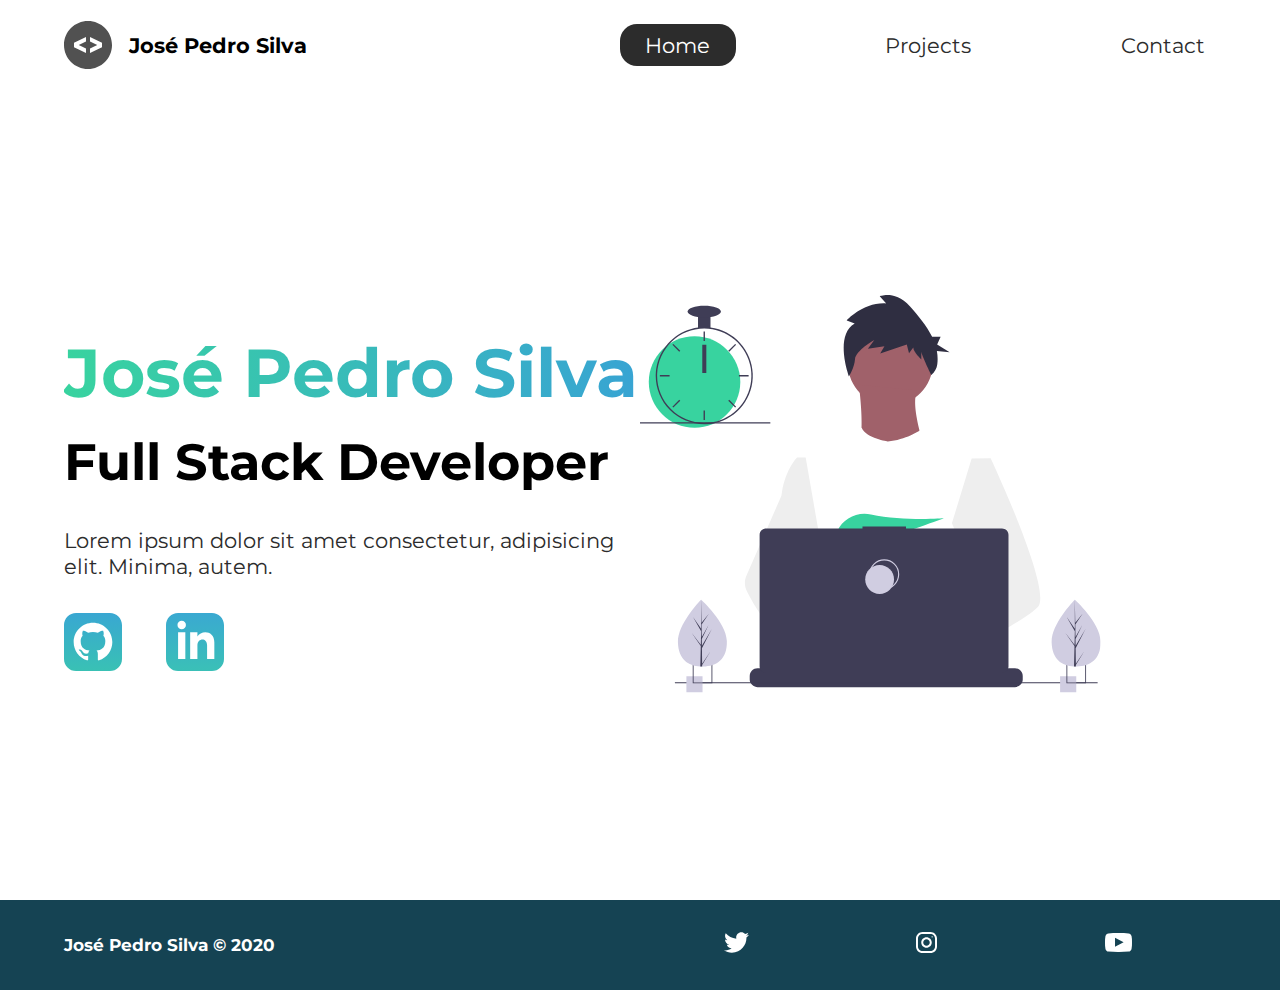
<file: index.html>
<!DOCTYPE html>
<html lang="en">
    <head>
        <meta charset="UTF-8">
        <meta name="viewport" content="width=device-width, initial-scale=1.0">
        <meta name="description" content="Developer">
        <meta name="robots" content="index,follow">
        <link href="https://fonts.googleapis.com/css2?family=Montserrat:ital,wght@0,400;1,500&display=swap" rel="stylesheet">
        <link rel="stylesheet" href="./styles/style.css">
        <title>José Pedro | Developer</title>
    </head>
    <body>
        <header class="main-head">
            <nav>
                <div class="logo">
                    <img src="./icons/code.svg" alt="logo">
                    <h1>José Pedro Silva</h1>
                </div>
                <ul>
                    <li><a class="active" href="#">Home</a></li>
                    <li><a href="./projects/">Projects</a></li>
                    <li><a href="./contact/">Contact</a></li>
                </ul>
            </nav>
        </header>
        <section class="intro">
            <div class="intro-text">
                <h2>José Pedro Silva</h2>
                <h3>Full Stack Developer</h3>
                <p>Lorem ipsum dolor sit amet consectetur, adipisicing elit. Minima, autem.</p>
                <div class="intro-social">
                    <a href="#"><img src="./icons/github.svg" alt="github-social-link"></a>
                    <a href="#"><img src="./icons/linked-in.svg" alt="linkdedin-social-link"></a>
                </div>
            </div>
            <div class="intro-images">
                <svg
                width="799"
                height="690"
                viewBox="0 0 799 690"
                fill="none"
                xmlns="http://www.w3.org/2000/svg"
              >
                <g id="undraw_dev_productivity_umsq (1) 1" clip-path="url(#clip0)">
                  <path
                    id="Vector"
                    d="M516.92 624.636C516.92 624.636 512.16 626.266 504.42 628.576C487.31 633.706 455.65 642.216 428.82 643.916C405.72 645.396 386.2 641.836 382.63 626.766C381.1 620.286 383.27 614.956 388 610.576C402.12 597.486 439 592.796 468.25 591.186C476.51 590.736 484.15 590.526 490.51 590.446C501.31 590.306 508.39 590.526 508.39 590.526L508.56 591.186L516.92 624.636Z"
                    fill="#A0616A"
                  />
                  <path
                    id="Vector_2"
                    d="M436.99 672.586C418.61 695.346 342.73 647.666 316.19 629.886C310.41 626.016 306.97 623.566 306.97 623.566L331.25 591.186L338.94 580.936C338.94 580.936 345.82 584.586 355.99 590.526C356.36 590.746 356.73 590.966 357.11 591.186C365.88 596.336 376.89 603.066 388 610.576C403.33 620.946 418.83 632.776 428.82 643.916C438.59 654.806 443.08 665.036 436.99 672.586Z"
                    fill="#A0616A"
                  />
                  <g id="me">
                    <path
                      id="Vector_3"
                      d="M434.672 191.952C475.283 191.607 507.926 158.406 507.582 117.795C507.237 77.1832 474.036 44.5403 433.425 44.8847C392.813 45.2291 360.17 78.4303 360.515 119.042C360.859 159.653 394.06 192.296 434.672 191.952Z"
                      fill="#A0616A"
                    />
                    <path
                      id="Vector_4"
                      d="M379.477 155.65C379.477 155.65 394.216 259.972 373.002 271.875C351.787 283.779 499.929 283.588 499.929 283.588C499.929 283.588 466.124 193.284 480.809 165.449L379.477 155.65Z"
                      fill="#A0616A"
                    />
                    <path
                      id="Vector_5"
                      d="M608.101 283.199L596.257 339.402L571.214 458.308L570.49 464.815L562.138 540.138L556.582 590.177L552.857 623.79C528.584 636.526 510.988 645.326 510.988 645.326C510.988 645.326 509.404 637.719 506.871 627.99C489.805 633.265 458.218 642.043 431.404 643.97C441.266 654.777 445.842 664.969 439.817 672.57C421.63 695.485 345.349 648.45 318.659 630.896C318.077 635.158 317.879 639.464 318.068 643.762L297.626 628.314L299.331 592.359L302.206 531.522L305.819 455.229C304.448 451.975 303.294 448.634 302.364 445.228C295.956 423.161 288.032 379.057 281.928 342.067C277.016 312.298 273.302 287.138 272.517 281.785C272.411 281.086 272.358 280.726 272.358 280.726L384.363 230.094C392.509 248.556 429.865 253.809 429.865 253.809C460.756 251.417 484.847 234.913 484.847 234.913L608.101 283.199Z"
                      fill="white"
                    />
                    <path
                      id="Vector_6"
                      d="M372.285 49.3811L358.49 43.9934C358.49 43.9934 386.969 12.1 426.99 14.513L415.635 2.22366C415.635 2.22366 443.04 -9.01799 468.283 19.6674C481.553 34.7467 496.908 52.4737 506.557 72.5077L521.281 72.3829L515.251 85.9663L536.874 99.3152L514.777 97.0719C516.155 104.471 516.421 112.034 515.566 119.511C514.683 126.991 510.928 133.835 505.094 138.598V138.598C505.094 138.598 487.743 103.449 487.696 97.9443L487.813 111.705C487.813 111.705 473.959 99.4371 473.889 91.1807L466.471 100.877L462.593 85.7717L416.475 101.301L423.87 88.8526L395.157 93.2246L406.278 77.9923C406.278 77.9923 373.932 96.1568 372.811 111.304C371.689 126.452 362.299 140.875 362.299 140.875C362.299 140.875 336.213 70.3294 372.285 49.3811Z"
                      fill="#2F2E41"
                    />
                    <path
                      id="Vector_7"
                      d="M690.215 540.422C682.794 548.605 664.338 560.992 641.951 574.422C633.623 579.413 624.757 584.559 615.71 589.676C594.122 601.889 571.514 614.001 552.857 623.79C528.584 636.526 510.988 645.326 510.988 645.326C510.988 645.326 509.403 637.719 506.871 627.99C503.48 614.968 498.397 598.141 493.184 590.715C493.002 590.456 492.82 590.218 492.638 589.979C491.121 588.022 489.601 586.885 488.112 586.897L562.138 540.138L594.127 519.926L570.489 464.814L540.842 395.683L557.908 339.727L575.062 283.479L608.101 283.199C608.101 283.199 619.243 306.985 633.514 340.166C635.647 345.128 637.851 350.299 640.096 355.64C669.469 425.394 706.176 522.836 690.215 540.422Z"
                      fill="#EEEEEE"
                    />
                    <path
                      id="Vector_8"
                      d="M358.123 591.2C355.41 591.212 352.702 591.456 350.029 591.928C327.074 596.073 320.47 616.94 318.659 630.896C318.077 635.158 317.879 639.464 318.068 643.761L297.626 628.314L290.178 622.687C272.316 616.628 256.353 605.733 242.483 592.84C230.449 581.456 219.634 568.849 210.213 555.223C200.831 541.793 192.448 527.692 185.134 513.034C183.094 508.943 181.977 504.454 181.864 499.884C181.751 495.314 182.644 490.775 184.48 486.588L209.154 430.327L245.218 348.098C245.471 346.146 245.752 344.237 246.059 342.371C252.995 300.511 272.367 281.786 272.367 281.786L287.286 281.659L297.778 341.932L310.813 416.815L302.364 445.227L282.839 510.845L302.205 531.522L358.123 591.2Z"
                      fill="#EEEEEE"
                    />
                  </g>
                  <path
                    id="Vector_9"
                    d="M372.877 415.806L385.631 430.686C390.37 429.783 395.319 428.721 400.416 427.529L396.752 415.806L405.71 426.256C459.707 412.975 526.637 387.155 526.637 387.155C526.637 387.155 454.379 392.453 400.428 380.666C376.558 375.451 351.998 387.284 342.202 409.668C336.508 422.679 337.403 433.951 357.596 433.951C364.419 433.835 371.223 433.195 377.949 432.037L372.877 415.806Z"
                    fill="#38D39F"
                  />
                  <path
                    id="Vector_10"
                    d="M663.65 660.386V666.456C663.654 668.122 663.345 669.774 662.74 671.326C662.472 672.018 662.147 672.687 661.77 673.326C660.578 675.326 658.887 676.983 656.862 678.133C654.838 679.283 652.549 679.887 650.22 679.886H203.67C201.342 679.887 199.053 679.283 197.028 678.133C195.003 676.983 193.312 675.326 192.12 673.326C191.743 672.687 191.419 672.018 191.15 671.326C190.546 669.774 190.237 668.122 190.24 666.456V660.386C190.24 658.622 190.587 656.876 191.262 655.246C191.936 653.616 192.926 652.136 194.173 650.888C195.42 649.641 196.901 648.652 198.53 647.977C200.16 647.302 201.906 646.955 203.67 646.956H229.41V644.126C229.41 644.052 229.425 643.979 229.453 643.911C229.481 643.843 229.522 643.782 229.574 643.73C229.626 643.678 229.688 643.636 229.756 643.608C229.824 643.58 229.897 643.566 229.97 643.566H243.4C243.474 643.566 243.547 643.58 243.615 643.608C243.683 643.636 243.745 643.678 243.797 643.73C243.849 643.782 243.89 643.843 243.918 643.911C243.946 643.979 243.96 644.052 243.96 644.126V646.956H252.35V644.126C252.35 644.052 252.365 643.979 252.393 643.911C252.421 643.843 252.462 643.782 252.514 643.73C252.566 643.678 252.628 643.636 252.696 643.608C252.764 643.58 252.837 643.566 252.91 643.566H266.34C266.414 643.566 266.487 643.58 266.555 643.608C266.623 643.636 266.684 643.678 266.736 643.73C266.789 643.782 266.83 643.843 266.858 643.911C266.886 643.979 266.9 644.052 266.9 644.126V646.956H275.3V644.126C275.3 644.052 275.315 643.979 275.343 643.911C275.371 643.843 275.412 643.782 275.464 643.73C275.516 643.678 275.578 643.636 275.646 643.608C275.714 643.58 275.787 643.566 275.86 643.566H289.29C289.364 643.566 289.437 643.58 289.505 643.608C289.573 643.636 289.634 643.678 289.686 643.73C289.739 643.782 289.78 643.843 289.808 643.911C289.836 643.979 289.85 644.052 289.85 644.126V646.956H298.24V644.126C298.24 644.052 298.255 643.979 298.283 643.911C298.311 643.843 298.352 643.782 298.404 643.73C298.456 643.678 298.518 643.636 298.586 643.608C298.654 643.58 298.727 643.566 298.8 643.566H312.23C312.304 643.566 312.377 643.58 312.445 643.608C312.513 643.636 312.574 643.678 312.626 643.73C312.678 643.782 312.72 643.843 312.748 643.911C312.776 643.979 312.79 644.052 312.79 644.126V646.956H321.18V644.126C321.18 644.052 321.194 643.979 321.223 643.911C321.251 643.843 321.292 643.782 321.344 643.73C321.396 643.678 321.458 643.636 321.526 643.608C321.594 643.58 321.667 643.566 321.74 643.566H335.17C335.244 643.566 335.317 643.58 335.385 643.608C335.453 643.636 335.514 643.678 335.566 643.73C335.618 643.782 335.66 643.843 335.688 643.911C335.716 643.979 335.73 644.052 335.73 644.126V646.956H344.13V644.126C344.13 644.052 344.145 643.979 344.173 643.911C344.201 643.843 344.242 643.782 344.294 643.73C344.346 643.678 344.408 643.636 344.476 643.608C344.544 643.58 344.617 643.566 344.69 643.566H358.12C358.194 643.566 358.267 643.58 358.335 643.608C358.403 643.636 358.464 643.678 358.516 643.73C358.569 643.782 358.61 643.843 358.638 643.911C358.666 643.979 358.68 644.052 358.68 644.126V646.956H367.07V644.126C367.07 644.052 367.085 643.979 367.113 643.911C367.141 643.843 367.182 643.782 367.234 643.73C367.286 643.678 367.348 643.636 367.416 643.608C367.484 643.58 367.557 643.566 367.63 643.566H472.83C472.904 643.566 472.977 643.58 473.045 643.608C473.113 643.636 473.174 643.678 473.227 643.73C473.279 643.782 473.32 643.843 473.348 643.911C473.376 643.979 473.39 644.052 473.39 644.126V646.956H481.79V644.126C481.79 644.052 481.804 643.979 481.833 643.911C481.861 643.843 481.902 643.782 481.954 643.73C482.006 643.678 482.068 643.636 482.136 643.608C482.204 643.58 482.277 643.566 482.35 643.566H495.78C495.928 643.567 496.07 643.627 496.175 643.732C496.279 643.836 496.339 643.978 496.34 644.126V646.956H504.73V644.126C504.73 644.052 504.745 643.979 504.773 643.911C504.801 643.843 504.842 643.782 504.894 643.73C504.946 643.678 505.008 643.636 505.076 643.608C505.144 643.58 505.217 643.566 505.29 643.566H518.72C518.794 643.566 518.867 643.58 518.935 643.608C519.003 643.636 519.065 643.678 519.117 643.73C519.169 643.782 519.21 643.843 519.238 643.911C519.266 643.979 519.28 644.052 519.28 644.126V646.956H527.67V644.126C527.67 644.052 527.685 643.979 527.713 643.911C527.741 643.843 527.782 643.782 527.834 643.73C527.886 643.678 527.948 643.636 528.016 643.608C528.084 643.58 528.157 643.566 528.23 643.566H541.66C541.734 643.566 541.807 643.58 541.875 643.608C541.943 643.636 542.005 643.678 542.057 643.73C542.109 643.782 542.15 643.843 542.178 643.911C542.206 643.979 542.22 644.052 542.22 644.126V646.956H550.62V644.126C550.62 644.052 550.635 643.979 550.663 643.911C550.691 643.843 550.732 643.782 550.784 643.73C550.836 643.678 550.898 643.636 550.966 643.608C551.034 643.58 551.107 643.566 551.18 643.566H564.61C564.757 643.568 564.898 643.628 565.001 643.733C565.104 643.837 565.161 643.979 565.16 644.126V646.956H573.56V644.126C573.56 644.052 573.575 643.979 573.603 643.911C573.631 643.843 573.672 643.782 573.724 643.73C573.776 643.678 573.838 643.636 573.906 643.608C573.974 643.58 574.047 643.566 574.12 643.566H587.55C587.624 643.566 587.697 643.58 587.765 643.608C587.833 643.636 587.895 643.678 587.947 643.73C587.999 643.782 588.04 643.843 588.068 643.911C588.096 643.979 588.11 644.052 588.11 644.126V646.956H596.5V644.126C596.5 644.052 596.515 643.979 596.543 643.911C596.571 643.843 596.612 643.782 596.664 643.73C596.716 643.678 596.778 643.636 596.846 643.608C596.914 643.58 596.987 643.566 597.06 643.566H610.49C610.564 643.566 610.637 643.58 610.705 643.608C610.773 643.636 610.835 643.678 610.887 643.73C610.939 643.782 610.98 643.843 611.008 643.911C611.036 643.979 611.05 644.052 611.05 644.126V646.956H650.22C651.984 646.955 653.731 647.302 655.36 647.977C656.99 648.652 658.471 649.641 659.718 650.888C660.965 652.136 661.954 653.616 662.629 655.246C663.304 656.876 663.651 658.622 663.65 660.386Z"
                    fill="#3F3D56"
                  />
                  <path
                    id="Vector_11"
                    d="M793.5 671.326H60.5V673.326H793.5V671.326Z"
                    fill="#3F3D56"
                  />
                  <path
                    id="Vector_12"
                    d="M627.694 404.757H461.251V401.326H385.78V404.757H218.651C215.665 404.757 212.801 405.943 210.69 408.054C208.578 410.166 207.392 413.029 207.392 416.015V643.927C207.392 646.913 208.578 649.776 210.69 651.888C212.801 653.999 215.665 655.185 218.651 655.185H627.694C630.68 655.185 633.544 653.999 635.655 651.888C637.767 649.776 638.953 646.913 638.953 643.927V416.015C638.953 414.537 638.662 413.073 638.096 411.707C637.53 410.341 636.701 409.1 635.655 408.054C634.61 407.009 633.369 406.18 632.003 405.614C630.637 405.048 629.173 404.757 627.694 404.757Z"
                    fill="#3F3D56"
                  />
                  <path
                    id="Vector_13"
                    d="M423.5 509.326C437.307 509.326 448.5 498.133 448.5 484.326C448.5 470.519 437.307 459.326 423.5 459.326C409.693 459.326 398.5 470.519 398.5 484.326C398.5 498.133 409.693 509.326 423.5 509.326Z"
                    stroke="#D0CDE1"
                    stroke-width="2"
                    stroke-miterlimit="10"
                  />
                  <path
                    id="Vector_14"
                    d="M415.5 518.326C429.307 518.326 440.5 507.133 440.5 493.326C440.5 479.519 429.307 468.326 415.5 468.326C401.693 468.326 390.5 479.519 390.5 493.326C390.5 507.133 401.693 518.326 415.5 518.326Z"
                    fill="#D0CDE1"
                  />
                  <path
                    id="Vector_15"
                    d="M108.446 661.223H80.4463V689.223H108.446V661.223Z"
                    fill="#D0CDE1"
                  />
                  <path
                    id="Vector_16"
                    d="M91.4502 639.223V673.223H125.45V639.223H91.4502ZM123.97 671.743H92.9202V640.703H123.97V671.743Z"
                    fill="#3F3D56"
                  />
                  <path
                    id="Vector_17"
                    d="M756.446 661.223H728.446V689.223H756.446V661.223Z"
                    fill="#D0CDE1"
                  />
                  <path
                    id="Vector_18"
                    d="M739.45 639.223V673.223H773.45V639.223H739.45ZM771.97 671.743H740.92V640.703H771.97V671.743Z"
                    fill="#3F3D56"
                  />
                  <path
                    id="Vector_19"
                    d="M94.5802 230.113C138.399 230.113 173.921 194.592 173.921 150.773C173.921 106.955 138.399 71.4326 94.5802 71.4326C50.7617 71.4326 15.2397 106.955 15.2397 150.773C15.2397 194.592 50.7617 230.113 94.5802 230.113Z"
                    fill="#38D39F"
                  />
                  <path
                    id="Vector_20"
                    d="M122.229 56.4899C115.045 55.5763 107.774 55.5763 100.59 56.4899C84.586 58.5913 69.5203 65.2398 57.181 75.6465C44.8417 86.0532 35.7467 99.7813 30.9754 115.202C28.8053 122.229 27.5764 129.514 27.3208 136.864C27.2848 137.886 27.2607 138.92 27.2607 139.954C27.283 162.264 36.1559 183.655 51.932 199.431C67.7082 215.207 89.0989 224.08 111.41 224.103C113.201 224.103 114.992 224.042 116.759 223.934C120.907 223.674 125.03 223.103 129.093 222.227C148.495 218.055 165.798 207.161 177.947 191.468C190.095 175.776 196.308 156.295 195.487 136.467C194.665 116.638 186.863 97.738 173.459 83.1039C160.054 68.4698 141.909 59.0435 122.229 56.4899H122.229ZM137.748 217.347H137.736C130.959 219.659 123.905 221.062 116.759 221.518C114.992 221.638 113.201 221.698 111.41 221.698C89.7377 221.672 68.961 213.051 53.6367 197.727C38.3123 182.402 29.6914 161.626 29.6649 139.954C29.6649 138.92 29.689 137.886 29.725 136.864C30.5514 115.744 39.5156 95.7617 54.7411 81.1008C69.9666 66.44 90.273 58.237 111.41 58.2089C130.776 58.21 149.513 65.0865 164.283 77.6131C179.052 90.1398 188.895 107.503 192.057 126.61C195.219 145.716 191.496 165.325 181.55 181.942C171.604 198.559 156.081 211.106 137.748 217.347H137.748Z"
                    fill="#3F3D56"
                  />
                  <path
                    id="Vector_21"
                    d="M112.612 63.0176H110.208V79.8474H112.612V63.0176Z"
                    fill="#3F3D56"
                  />
                  <path
                    id="Vector_22"
                    d="M57.8578 84.7018L56.1577 86.4019L68.0582 98.3023L69.7582 96.6022L57.8578 84.7018Z"
                    fill="#3F3D56"
                  />
                  <path
                    id="Vector_23"
                    d="M34.4736 138.751V141.156H51.3034V138.751H34.4736Z"
                    fill="#3F3D56"
                  />
                  <path
                    id="Vector_24"
                    d="M56.1578 193.506L57.8579 195.206L69.7584 183.306L68.0583 181.606L56.1578 193.506Z"
                    fill="#3F3D56"
                  />
                  <path
                    id="Vector_25"
                    d="M153.062 96.6022L154.762 98.3022L166.662 86.4018L164.962 84.7017L153.062 96.6022Z"
                    fill="#3F3D56"
                  />
                  <path
                    id="Vector_26"
                    d="M171.516 138.751V141.156H188.346V138.751H171.516Z"
                    fill="#3F3D56"
                  />
                  <path
                    id="Vector_27"
                    d="M154.762 181.605L153.062 183.305L164.962 195.206L166.662 193.506L154.762 181.605Z"
                    fill="#3F3D56"
                  />
                  <path
                    id="Vector_28"
                    d="M112.612 200.06H110.208V216.89H112.612V200.06Z"
                    fill="#3F3D56"
                  />
                  <path
                    id="Vector_30"
                    d="M122.229 35.3687H100.591V57.007H122.229V35.3687Z"
                    fill="#3F3D56"
                  />
                  <path
                    id="Vector_31"
                    d="M111.41 38.9748C127.344 38.9748 140.261 34.4 140.261 28.7567C140.261 23.1134 127.344 18.5386 111.41 18.5386C95.4757 18.5386 82.5586 23.1134 82.5586 28.7567C82.5586 34.4 95.4757 38.9748 111.41 38.9748Z"
                    fill="#3F3D56"
                  />
                  <path id="clock-arrow" d="M115 86H108V135H115V86Z" fill="#3F3D56" />
                  <path
                    id="Vector_32"
                    d="M226 220.44H0V222.844H226V220.44Z"
                    fill="#3F3D56"
                  />
                  <g id="plant-left">
                    <path
                      id="Vector_33"
                      d="M150.594 599.754C151.527 631.704 132.858 643.413 109.43 644.097C108.886 644.113 108.344 644.123 107.805 644.126C106.719 644.135 105.643 644.117 104.577 644.072C83.3891 643.193 66.6172 631.945 65.7495 602.232C64.8515 571.482 103.018 531.529 105.882 528.574L105.887 528.571C105.996 528.458 106.052 528.402 106.052 528.402C106.052 528.402 149.661 567.807 150.594 599.754Z"
                      fill="#D0CDE1"
                    />
                    <path
                      id="Vector_34"
                      d="M107.744 639.255L122.626 617.124L107.774 641.636L107.805 644.126C106.719 644.135 105.643 644.117 104.577 644.072L105.315 612.06L105.295 611.813L105.322 611.766L105.393 608.741L89.0952 585.078L105.374 606.477L105.432 607.116L105.989 582.93L91.9122 558.397L106.029 578.681L105.882 528.574L105.882 528.407L105.887 528.571L106.821 568.062L119.651 552.021L106.863 571.464L107.143 593.098L118.949 571.984L107.187 596.279L107.343 608.308L124.512 578.897L107.395 612.505L107.744 639.255Z"
                      fill="#3F3D56"
                    />
                  </g>
                  <g id="plant-right">
                    <path
                      id="Vector_35"
                      d="M798.594 599.754C799.527 631.704 780.858 643.413 757.43 644.097C756.886 644.113 756.344 644.123 755.805 644.126C754.719 644.135 753.643 644.117 752.577 644.072C731.389 643.193 714.617 631.945 713.749 602.232C712.851 571.482 751.018 531.529 753.882 528.574L753.887 528.571C753.996 528.458 754.052 528.402 754.052 528.402C754.052 528.402 797.661 567.807 798.594 599.754Z"
                      fill="#D0CDE1"
                    />
                    <path
                      id="Vector_36"
                      d="M755.744 639.255L770.626 617.124L755.774 641.636L755.805 644.126C754.719 644.135 753.643 644.117 752.577 644.072L753.315 612.06L753.295 611.813L753.323 611.766L753.393 608.741L737.095 585.078L753.374 606.477L753.432 607.116L753.989 582.93L739.912 558.397L754.029 578.681L753.882 528.574L753.882 528.407L753.887 528.571L754.821 568.062L767.651 552.021L754.864 571.464L755.143 593.098L766.949 571.984L755.187 596.279L755.343 608.308L772.512 578.897L755.395 612.505L755.744 639.255Z"
                      fill="#3F3D56"
                    />
                  </g>
                </g>
                <defs>
                  <clipPath id="clip0">
                    <rect width="798.627" height="689.223" fill="white" />
                  </clipPath>
                </defs>
              </svg>
              <img class="splash" src="./img/splash.svg" alt="" />
            </div>
        </section>
        <footer>
          <h4>José Pedro Silva &copy; 2020</h4>
          <ul>
              <li><a href="#"><img src="../icons/twitter 1.svg" alt=""></a></li>
              <li><a href="#"><img src="../icons/instagram 1.svg" alt=""></a></li>
              <li><a href="#"><img src="../icons/youtube-symbol 1.svg" alt=""></a></li>
          </ul>
      </footer>
    </body>
</html>
</file>
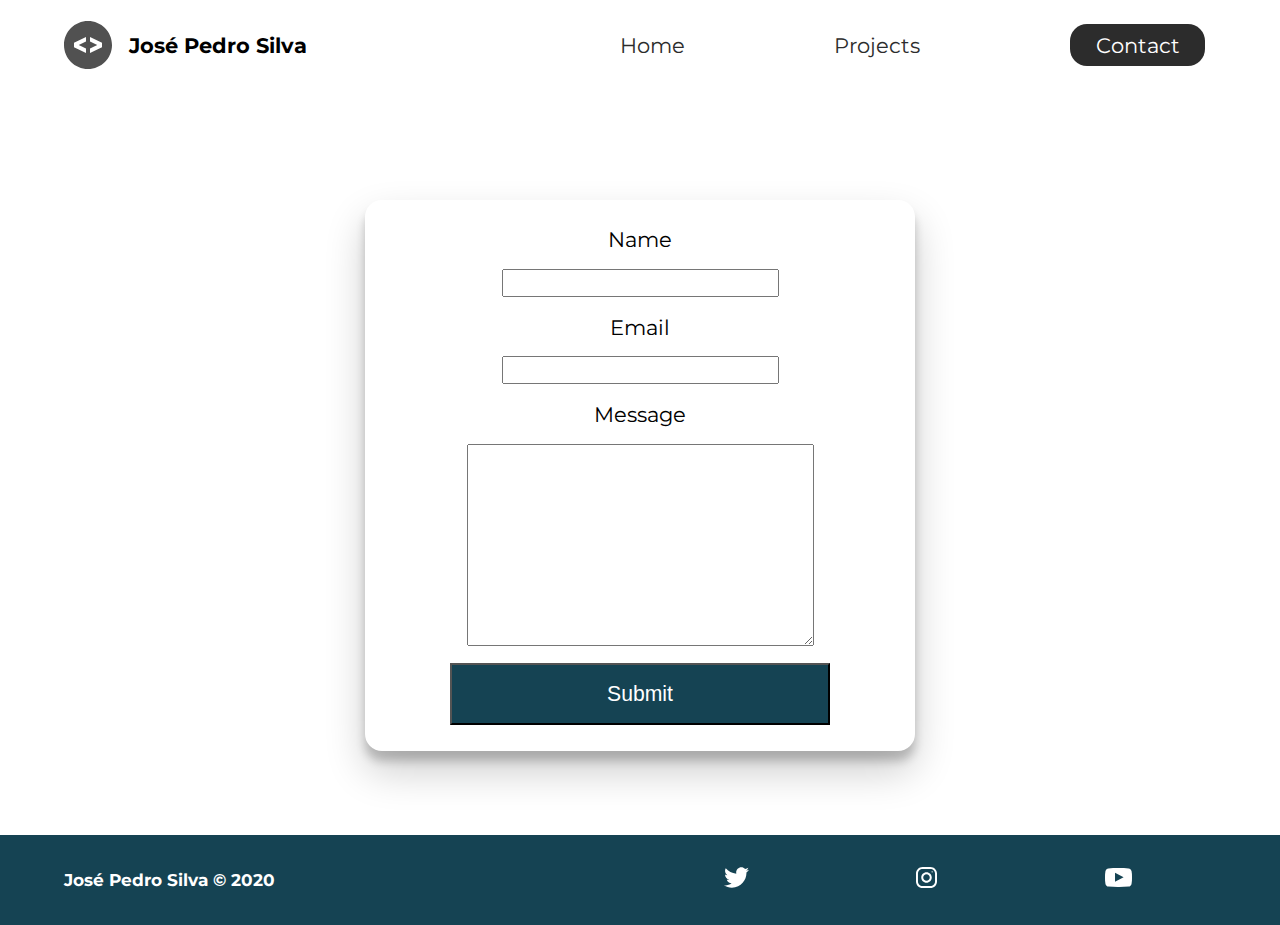
<file: contact/index.html>
<!DOCTYPE html>
<html lang="en">
    <head>
        <meta charset="UTF-8">
        <meta name="viewport" content="width=device-width, initial-scale=1.0">
        <meta name="description" content="Developer">
        <meta name="robots" content="index,follow">
        <link href="https://fonts.googleapis.com/css2?family=Montserrat:ital,wght@0,400;1,500&display=swap" rel="stylesheet">
        <link rel="stylesheet" href="../styles/style.css">
        <title>José Pedro | Projects</title>
    </head>
    <body>
        <header class="main-head">
            <nav>
                <div class="logo">
                    <img src="../icons/code.svg" alt="logo">
                    <h1>José Pedro Silva</h1>
                </div>
                <ul>
                    <li><a href="../">Home</a></li>
                    <li><a href="../projects/">Projects</a></li>
                    <li><a class="active" href="#">Contact</a></li>
                </ul>
            </nav>
        </header>
        <section class="form-section">
            <form action="">
                <label for="name">Name</label>
                <input type="text" name="name" id="name" required>
                <label for="email">Email</label>
                <input type="email" name="email" id="email" required>
                <label for="message">Message</label>
                <textarea name="message" id="message" cols="30" rows="10"></textarea>
                <button type="submit">Submit</button>
            </form>
        </section>
        <footer>
            <h4>José Pedro Silva &copy; 2020</h4>
            <ul>
                <li><a href="#"><img src="../icons/twitter 1.svg" alt=""></a></li>
                <li><a href="#"><img src="../icons/instagram 1.svg" alt=""></a></li>
                <li><a href="#"><img src="../icons/youtube-symbol 1.svg" alt=""></a></li>
            </ul>
        </footer>
    </body>
</html>
</file>
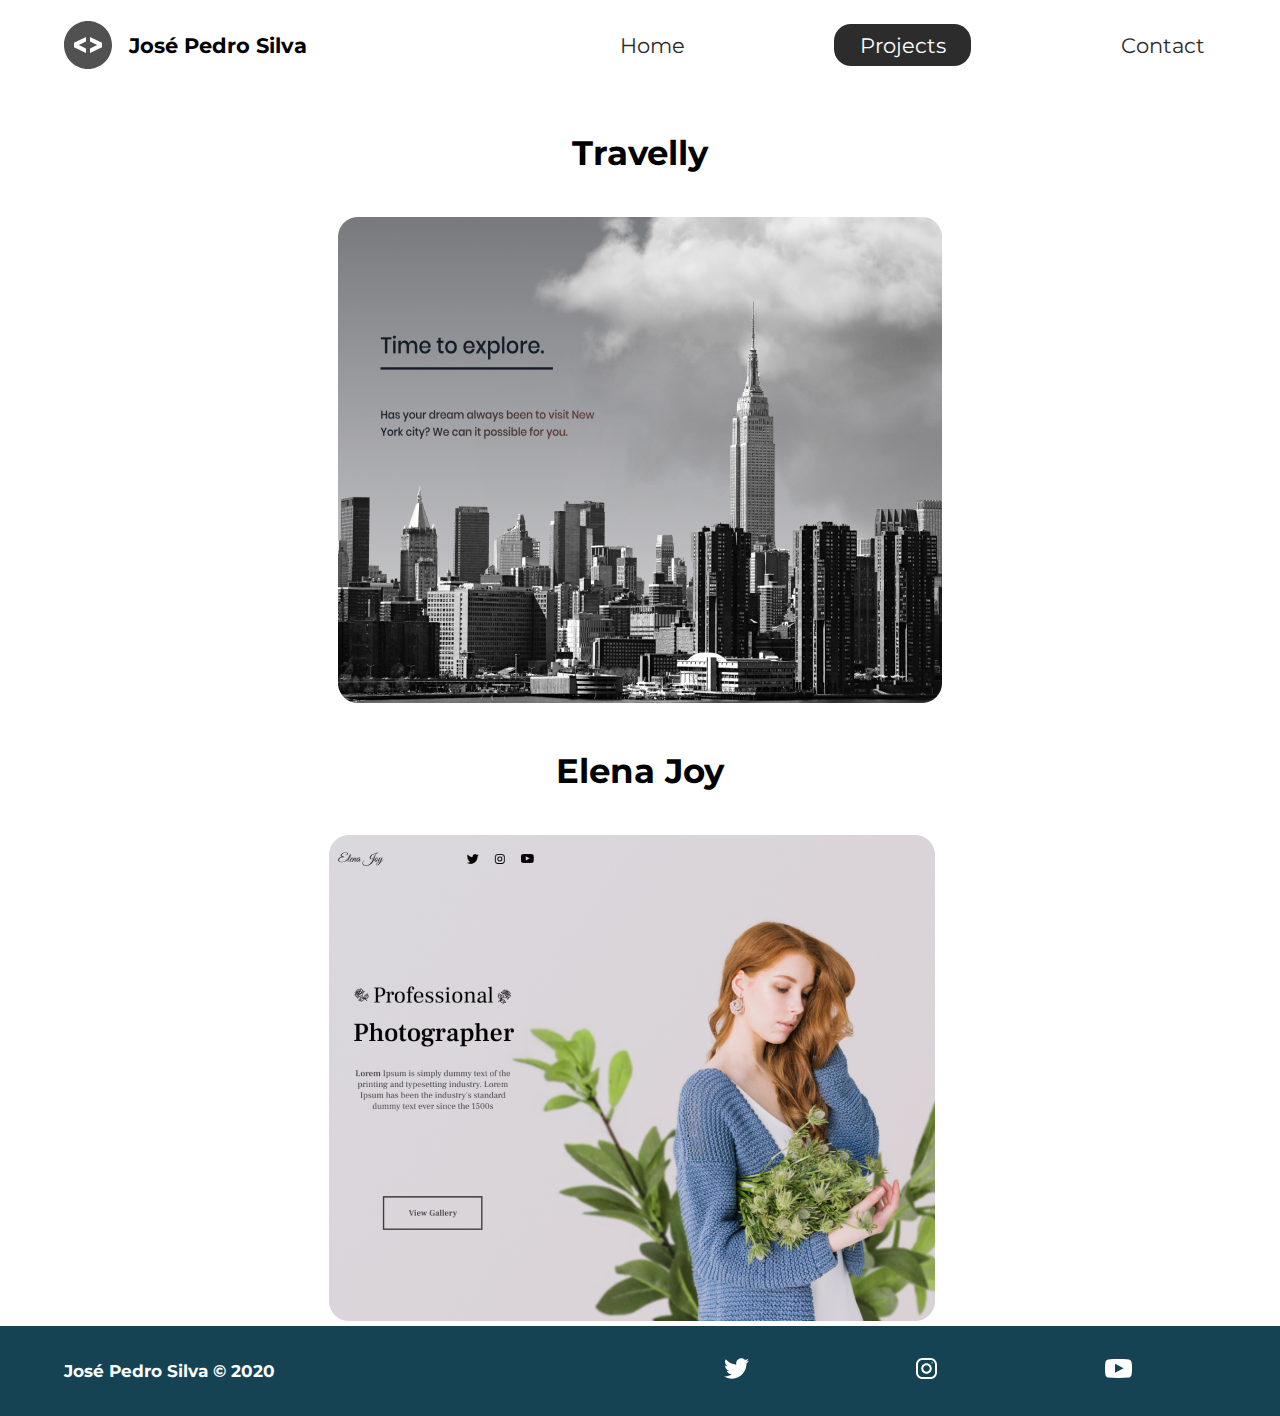
<file: projects/index.html>
<!DOCTYPE html>
<html lang="en">
    <head>
        <meta charset="UTF-8">
        <meta name="viewport" content="width=device-width, initial-scale=1.0">
        <meta name="description" content="Developer">
        <meta name="robots" content="index,follow">
        <link href="https://fonts.googleapis.com/css2?family=Montserrat:ital,wght@0,400;1,500&display=swap" rel="stylesheet">
        <link rel="stylesheet" href="../styles/style.css">
        <title>José Pedro | Projects</title>
    </head>
    <body>
        <header class="main-head">
            <nav>
                <div class="logo">
                    <img src="../icons/code.svg" alt="logo">
                    <h1>José Pedro Silva</h1>
                </div>
                <ul>
                    <li><a href="../">Home</a></li>
                    <li><a class="active" href="#">Projects</a></li>
                    <li><a href="../contact/">Contact</a></li>
                </ul>
            </nav>
        </header>
        <section class="projects">
            <div class="travelly">
                <h2>Travelly</h2>
                <a href="https://dazzling-jackson-2ba072.netlify.app"><img src="../img/travelly.jpg" alt="travelly-project"></a>
            </div>
            <div class="elena">
                <h2>Elena Joy</h2>
                <a href="https://eager-johnson-12cccb.netlify.app"><img src="../img/elena-joy.jpg" alt="elena-project"></a>
            </div>
        </section>
        <footer>
            <h4>José Pedro Silva &copy; 2020</h4>
            <ul>
                <li><a href="#"><img src="../icons/twitter 1.svg" alt=""></a></li>
                <li><a href="#"><img src="../icons/instagram 1.svg" alt=""></a></li>
                <li><a href="#"><img src="../icons/youtube-symbol 1.svg" alt=""></a></li>
            </ul>
        </footer>
    </body>
</html>
</file>
<file: styles/style.css>
* {
  margin: 0;
  padding: 0;
  -webkit-box-sizing: border-box;
          box-sizing: border-box;
}

html {
  font-size: 62.5%;
}

body {
  font-family: 'Montserrat', sans-serif;
}

h1 {
  font-size: 2.5rem;
}

h2 {
  font-size: 4rem;
}

h3 {
  font-size: 2.5rem;
}

h4, h5 {
  font-size: 2rem;
}

ul {
  list-style: none;
}

li,
button,
label,
input,
a,
p {
  font-size: 2.5rem;
}

a {
  text-decoration: none;
  color: #2c2c2c;
}

.main-head {
  width: 95%;
  margin: 0 0 0 auto;
}

nav {
  display: -webkit-box;
  display: -ms-flexbox;
  display: flex;
  -webkit-box-pack: justify;
      -ms-flex-pack: justify;
          justify-content: space-between;
  -webkit-box-align: center;
      -ms-flex-align: center;
          align-items: center;
  -webkit-box-orient: horizontal;
  -webkit-box-direction: normal;
      -ms-flex-direction: row;
          flex-direction: row;
  min-height: 10vh;
  width: 60%;
  -ms-flex-wrap: wrap;
      flex-wrap: wrap;
}

nav .logo {
  display: -webkit-box;
  display: -ms-flexbox;
  display: flex;
  -webkit-box-pack: start;
      -ms-flex-pack: start;
          justify-content: flex-start;
  -webkit-box-align: center;
      -ms-flex-align: center;
          align-items: center;
  -webkit-box-orient: horizontal;
  -webkit-box-direction: normal;
      -ms-flex-direction: row;
          flex-direction: row;
  -webkit-box-flex: 1;
      -ms-flex: 1 1 10rem;
          flex: 1 1 10rem;
}

nav .logo h1 {
  margin: 2rem;
}

nav ul {
  display: -webkit-box;
  display: -ms-flexbox;
  display: flex;
  -ms-flex-pack: distribute;
      justify-content: space-around;
  -webkit-box-align: center;
      -ms-flex-align: center;
          align-items: center;
  -webkit-box-orient: horizontal;
  -webkit-box-direction: normal;
      -ms-flex-direction: row;
          flex-direction: row;
  -webkit-box-flex: 1;
      -ms-flex: 1 1 40rem;
          flex: 1 1 40rem;
}

.intro {
  min-height: 90vh;
  width: 90%;
  margin: auto;
  -ms-flex-wrap: wrap;
      flex-wrap: wrap;
  display: -webkit-box;
  display: -ms-flexbox;
  display: flex;
  -webkit-box-pack: justify;
      -ms-flex-pack: justify;
          justify-content: space-between;
  -webkit-box-align: center;
      -ms-flex-align: center;
          align-items: center;
  -webkit-box-orient: horizontal;
  -webkit-box-direction: normal;
      -ms-flex-direction: row;
          flex-direction: row;
}

.intro h2 {
  font-size: 8rem;
  padding-top: 2rem;
  background: -webkit-gradient(linear, left top, right top, from(#38d39f), to(#38a4d3));
  background:  -webkit-linear-gradient(left, #38d39f, #38a4d3);
  -webkit-background-clip: text;
  -webkit-text-fill-color: transparent;
  display: inline-block;
}

.intro h3 {
  font-size: 6rem;
  padding: 2rem 0rem;
}

.intro p {
  padding-top: 2rem;
  color: #2c2c2c;
}

.splash {
  position: absolute;
  top: 0%;
  right: 0%;
  height: 100%;
  z-index: -1;
}

.intro-social {
  margin-top: 4rem;
}

.intro-social a {
  margin-right: 5rem;
}

.active {
  background: #2c2c2c;
  color: white;
  padding: 1rem 3rem;
  border-radius: 2rem;
}

.intro-text,
.intro-images {
  -webkit-box-flex: 1;
      -ms-flex: 1 1 40rem;
          flex: 1 1 40rem;
}

#plant-left {
  -webkit-animation: plant 1.5s ease infinite alternate;
          animation: plant 1.5s ease infinite alternate;
}

#plant-right {
  -webkit-animation: plant 1.5s ease infinite alternate 0.5s;
          animation: plant 1.5s ease infinite alternate 0.5s;
}

#me {
  -webkit-animation: me 3s ease infinite alternate;
          animation: me 3s ease infinite alternate;
  -webkit-transform-origin: bottom;
          transform-origin: bottom;
}

#clock-arrow {
  -webkit-animation: clock 5s infinite linear;
          animation: clock 5s infinite linear;
  -webkit-transform-origin: bottom;
          transform-origin: bottom;
  transform-box: fill-box;
}

@-webkit-keyframes me {
  from {
    -webkit-transform: rotateZ(-3deg);
            transform: rotateZ(-3deg);
  }
  to {
    -webkit-transform: rotateZ(3deg);
            transform: rotateZ(3deg);
  }
}

@keyframes me {
  from {
    -webkit-transform: rotateZ(-3deg);
            transform: rotateZ(-3deg);
  }
  to {
    -webkit-transform: rotateZ(3deg);
            transform: rotateZ(3deg);
  }
}

@-webkit-keyframes plant {
  from {
    -webkit-transform: translateY(0%);
            transform: translateY(0%);
  }
  to {
    -webkit-transform: translateY(-20%);
            transform: translateY(-20%);
  }
}

@keyframes plant {
  from {
    -webkit-transform: translateY(0%);
            transform: translateY(0%);
  }
  to {
    -webkit-transform: translateY(-20%);
            transform: translateY(-20%);
  }
}

@-webkit-keyframes clock {
  from {
    -webkit-transform: rotateZ(0deg);
            transform: rotateZ(0deg);
  }
  to {
    -webkit-transform: rotateZ(360deg);
            transform: rotateZ(360deg);
  }
}

@keyframes clock {
  from {
    -webkit-transform: rotateZ(0deg);
            transform: rotateZ(0deg);
  }
  to {
    -webkit-transform: rotateZ(360deg);
            transform: rotateZ(360deg);
  }
}

.projects {
  width: 90%;
  margin: auto;
  min-height: 90vh;
  display: -webkit-box;
  display: -ms-flexbox;
  display: flex;
  -webkit-box-pack: justify;
      -ms-flex-pack: justify;
          justify-content: space-between;
  -webkit-box-align: center;
      -ms-flex-align: center;
          align-items: center;
  -webkit-box-orient: horizontal;
  -webkit-box-direction: normal;
      -ms-flex-direction: row;
          flex-direction: row;
  text-align: center;
  -ms-flex-wrap: wrap;
      flex-wrap: wrap;
}

.projects h2 {
  margin: 5rem;
}

.travelly,
.elena {
  -webkit-box-flex: 1;
      -ms-flex: 1 1 40rem;
          flex: 1 1 40rem;
}

.form-section {
  min-height: 80vh;
  display: -webkit-box;
  display: -ms-flexbox;
  display: flex;
  -webkit-box-pack: center;
      -ms-flex-pack: center;
          justify-content: center;
  -webkit-box-align: center;
      -ms-flex-align: center;
          align-items: center;
  -webkit-box-orient: horizontal;
  -webkit-box-direction: normal;
      -ms-flex-direction: row;
          flex-direction: row;
  margin-top: 3rem;
}

.form-section form {
  padding: 3rem 10rem;
  -webkit-box-shadow: 0px 10px 10px rgba(0, 0, 0, 0.2), 0px 20px 40px rgba(0, 0, 0, 0.2);
          box-shadow: 0px 10px 10px rgba(0, 0, 0, 0.2), 0px 20px 40px rgba(0, 0, 0, 0.2);
  display: -webkit-box;
  display: -ms-flexbox;
  display: flex;
  -webkit-box-pack: center;
      -ms-flex-pack: center;
          justify-content: center;
  -webkit-box-align: center;
      -ms-flex-align: center;
          align-items: center;
  -webkit-box-orient: vertical;
  -webkit-box-direction: normal;
      -ms-flex-direction: column;
          flex-direction: column;
  border-radius: 2rem;
}

.form-section form input,
.form-section form textarea {
  margin: 2rem;
}

.form-section form input:focus,
.form-section form textarea:focus {
  outline: 2px solid black;
}

.form-section form textarea {
  font-family: "Montserrat", sans-serif;
  font-size: 2rem;
}

.form-section form button {
  width: 100%;
  padding: 2rem;
  background: #154353;
  color: white;
}

.form-section form button:focus {
  background: #5c896b;
}

footer {
  background: #154353;
  color: white;
  min-height: 10vh;
  padding: 0% 5%;
  display: -webkit-box;
  display: -ms-flexbox;
  display: flex;
  -webkit-box-pack: start;
      -ms-flex-pack: start;
          justify-content: flex-start;
  -webkit-box-align: center;
      -ms-flex-align: center;
          align-items: center;
  -webkit-box-orient: horizontal;
  -webkit-box-direction: normal;
      -ms-flex-direction: row;
          flex-direction: row;
}

footer ul {
  -webkit-box-flex: 1;
      -ms-flex: 1 1 40rem;
          flex: 1 1 40rem;
  display: -webkit-box;
  display: -ms-flexbox;
  display: flex;
  -ms-flex-pack: distribute;
      justify-content: space-around;
  -webkit-box-align: center;
      -ms-flex-align: center;
          align-items: center;
  -webkit-box-orient: horizontal;
  -webkit-box-direction: normal;
      -ms-flex-direction: row;
          flex-direction: row;
}

footer h4 {
  -webkit-box-flex: 1;
      -ms-flex: 1 1 40rem;
          flex: 1 1 40rem;
}

@media screen and (max-width: 1332px) {
  html {
    font-size: 53%;
  }
  .splash {
    display: none;
  }
  svg {
    width: 80%;
  }
  nav {
    width: 100%;
  }
}

@media screen and (max-width: 754px) {
  html {
    font-size: 45%;
  }
  svg {
    height: 60%;
  }
  .main-head {
    width: 100%;
  }
  nav .logo {
    display: -webkit-box;
    display: -ms-flexbox;
    display: flex;
    -webkit-box-pack: center;
        -ms-flex-pack: center;
            justify-content: center;
    -webkit-box-align: center;
        -ms-flex-align: center;
            align-items: center;
    -webkit-box-orient: vertical;
    -webkit-box-direction: normal;
        -ms-flex-direction: column;
            flex-direction: column;
    -webkit-box-flex: 1;
        -ms-flex: 1 1 20rem;
            flex: 1 1 20rem;
    margin-top: 2rem;
  }
  nav ul {
    -webkit-box-flex: 1;
        -ms-flex: 1 1 60rem;
            flex: 1 1 60rem;
    margin: 2rem 0rem;
  }
  .intro-text {
    margin-top: 5rem;
    text-align: center;
  }
  .intro-images {
    text-align: center;
  }
  .intro-social {
    display: -webkit-box;
    display: -ms-flexbox;
    display: flex;
    -webkit-box-pack: center;
        -ms-flex-pack: center;
            justify-content: center;
    -webkit-box-align: center;
        -ms-flex-align: center;
            align-items: center;
    -webkit-box-orient: horizontal;
    -webkit-box-direction: normal;
        -ms-flex-direction: row;
            flex-direction: row;
  }
  .intro-social a {
    margin: 2rem;
  }
  .elena,
  .travelly {
    -webkit-box-flex: 1;
        -ms-flex: 1 1 50rem;
            flex: 1 1 50rem;
  }
  .elena img,
  .travelly img {
    width: 100%;
    height: 100%;
  }
  form {
    padding: 0;
    width: 100%;
  }
}
/*# sourceMappingURL=style.css.map */
</file>
